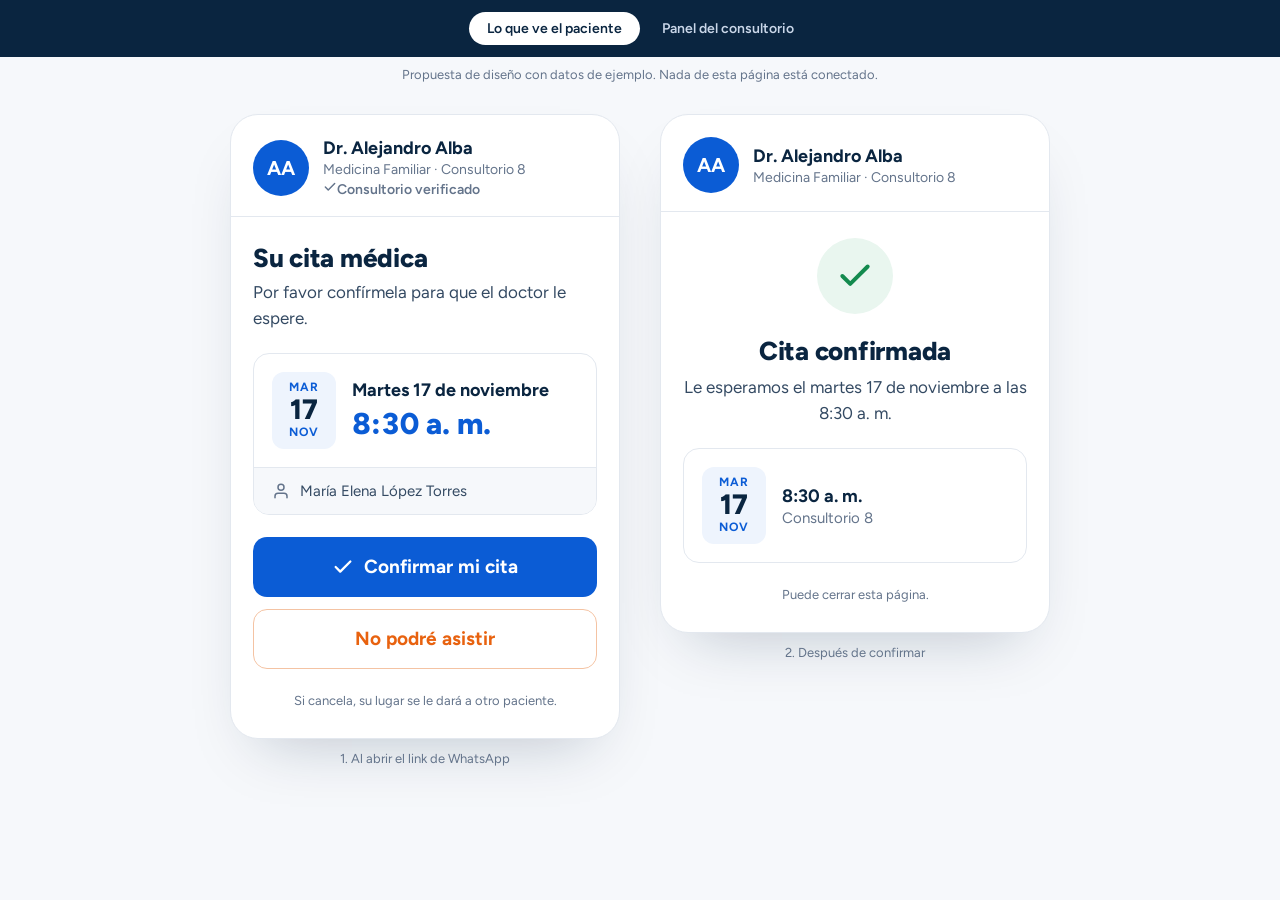
<file: propuesta/index.html>
<!doctype html>
<html lang="es">
<head>
<meta charset="utf-8">
<meta name="viewport" content="width=device-width, initial-scale=1">
<title>Propuesta de diseño · Consultorio Dr. Alba</title>
<link rel="preconnect" href="https://fonts.googleapis.com">
<link rel="stylesheet" href="https://fonts.googleapis.com/css2?family=Figtree:wght@400;500;600;700;800&display=swap">
<style>
:root {
  --blue-700: #0847A6;
  --blue-600: #0B5CD5;
  --blue-50: #EEF4FD;
  --blue-100: #DCE8FB;
  --orange-600: #E8620F;
  --orange-50: #FFF3EB;
  --green-600: #138A4E;
  --green-50: #E9F6EF;
  --red-600: #C2341F;
  --ink-900: #0A2540;
  --ink-700: #344A63;
  --ink-500: #64748B;
  --ink-300: #B6C2D1;
  --line: #E3E8EF;
  --bg-soft: #F6F8FB;
  --white: #FFFFFF;
  --radius: 12px;
  --font: "Figtree", "Segoe UI", system-ui, sans-serif;
}
* { box-sizing: border-box; }
html, body { margin: 0; background: var(--bg-soft); color: var(--ink-900); font-family: var(--font); -webkit-font-smoothing: antialiased; }
button { font: inherit; color: inherit; cursor: pointer; }
h1, h2, h3, p { margin: 0; }

.switcher { position: sticky; top: 0; z-index: 10; display: flex; justify-content: center; gap: 4px; padding: 12px; background: var(--ink-900); }
.switcher button { border: 0; background: transparent; color: #C9D6E8; padding: 8px 18px; border-radius: 999px; font-weight: 600; font-size: 14px; }
.switcher button.on { background: var(--white); color: var(--ink-900); }
.note { text-align: center; color: var(--ink-500); font-size: 13px; padding: 10px 16px 0; }

/* ---------- Paciente ---------- */
.patient { display: flex; justify-content: center; gap: 40px; flex-wrap: wrap; padding: 32px 16px 64px; }
.phone { width: 390px; max-width: 100%; background: var(--white); border-radius: 28px; border: 1px solid var(--line); overflow: hidden; box-shadow: 0 30px 60px -30px rgba(10, 37, 64, .25); }
.phone-cap { text-align: center; font-size: 13px; color: var(--ink-500); margin-top: 12px; }

.p-head { padding: 22px 22px 18px; border-bottom: 1px solid var(--line); display: flex; gap: 14px; align-items: center; }
.avatar { width: 56px; height: 56px; border-radius: 50%; background: var(--blue-600); color: var(--white); display: grid; place-items: center; font-weight: 700; font-size: 20px; flex: none; }
.p-head .who b { display: block; font-size: 18px; font-weight: 700; }
.p-head .who span { display: block; font-size: 14px; color: var(--ink-500); margin-top: 2px; }
.badge-ok { display: inline-flex; align-items: center; gap: 4px; font-size: 12px; font-weight: 600; color: var(--green-600); margin-top: 6px; }

.p-body { padding: 26px 22px 28px; display: flex; flex-direction: column; gap: 22px; }
.p-body h1 { font-size: 26px; line-height: 1.2; font-weight: 800; letter-spacing: -0.01em; }
.p-body .lead { font-size: 17px; color: var(--ink-700); line-height: 1.5; }

.appt { border: 1px solid var(--line); border-radius: 16px; overflow: hidden; }
.appt-top { display: flex; gap: 16px; padding: 18px; align-items: center; }
.datebox { width: 64px; flex: none; text-align: center; border-radius: 12px; background: var(--blue-50); padding: 8px 0 10px; }
.datebox small { display: block; font-size: 12px; font-weight: 700; color: var(--blue-600); text-transform: uppercase; letter-spacing: .06em; }
.datebox b { display: block; font-size: 28px; font-weight: 800; color: var(--ink-900); line-height: 1.1; }
.appt-top .when b { display: block; font-size: 18px; font-weight: 700; }
.appt-top .when span { display: block; font-size: 15px; color: var(--ink-500); margin-top: 2px; }
.appt-time { font-size: 30px !important; font-weight: 800 !important; color: var(--blue-600) !important; margin-top: 4px !important; font-variant-numeric: tabular-nums; }
.appt-meta { border-top: 1px solid var(--line); padding: 14px 18px; display: flex; gap: 10px; align-items: center; font-size: 15px; color: var(--ink-700); background: var(--bg-soft); }
.appt-meta svg { width: 18px; height: 18px; color: var(--ink-500); flex: none; }

.cta { display: flex; align-items: center; justify-content: center; gap: 10px; width: 100%; min-height: 60px; border-radius: 14px; border: 0; font-size: 19px; font-weight: 700; }
.cta svg { width: 22px; height: 22px; }
.cta.primary { background: var(--blue-600); color: var(--white); }
.cta.primary:hover { background: var(--blue-700); }
.cta.secondary { background: var(--white); color: var(--orange-600); border: 1.5px solid #F4C3A3; }
.cta.secondary:hover { background: var(--orange-50); }
.stack { display: flex; flex-direction: column; gap: 12px; }
.fine { font-size: 13px; color: var(--ink-500); text-align: center; line-height: 1.5; }

.done { align-items: center; text-align: center; }
.done .check { width: 76px; height: 76px; border-radius: 50%; background: var(--green-50); color: var(--green-600); display: grid; place-items: center; }
.done .check svg { width: 38px; height: 38px; }

/* ---------- Consultorio ---------- */
.app { display: none; min-height: calc(100vh - 56px); grid-template-columns: 248px minmax(0, 1fr); }
.side { background: var(--white); border-right: 1px solid var(--line); padding: 20px 14px; display: flex; flex-direction: column; gap: 4px; }
.brand { display: flex; gap: 10px; align-items: center; padding: 4px 8px 20px; }
.brand .avatar { width: 40px; height: 40px; font-size: 15px; }
.brand b { display: block; font-size: 15px; }
.brand span { display: block; font-size: 12px; color: var(--ink-500); }
.nav-i { display: flex; align-items: center; gap: 12px; padding: 10px 12px; border-radius: 10px; border: 0; background: none; font-size: 15px; font-weight: 600; color: var(--ink-700); text-align: left; }
.nav-i svg { width: 20px; height: 20px; color: var(--ink-500); }
.nav-i:hover { background: var(--bg-soft); }
.nav-i.on { background: var(--blue-50); color: var(--blue-700); }
.nav-i.on svg { color: var(--blue-600); }
.nav-i .count { margin-left: auto; font-size: 12px; background: var(--orange-600); color: var(--white); border-radius: 999px; padding: 1px 8px; }
.side .spacer { flex: 1; }

.main { padding: 28px 36px 48px; display: flex; flex-direction: column; gap: 22px; min-width: 0; }
.topbar { display: flex; flex-wrap: wrap; gap: 14px; align-items: center; justify-content: space-between; }
.topbar h1 { font-size: 26px; font-weight: 800; letter-spacing: -0.01em; }
.topbar .sub { color: var(--ink-500); font-size: 14px; margin-top: 2px; }
.daynav { display: flex; gap: 8px; align-items: center; }
.icon-btn { width: 40px; height: 40px; border-radius: 10px; border: 1px solid var(--line); background: var(--white); display: grid; place-items: center; color: var(--ink-700); }
.icon-btn svg { width: 18px; height: 18px; }
.date-btn { display: inline-flex; gap: 8px; align-items: center; height: 40px; padding: 0 14px; border-radius: 10px; border: 1px solid var(--line); background: var(--white); font-weight: 600; font-size: 14px; }
.date-btn svg { width: 16px; height: 16px; color: var(--blue-600); }
.btn { display: inline-flex; gap: 8px; align-items: center; height: 40px; padding: 0 16px; border-radius: 10px; border: 0; font-weight: 700; font-size: 14px; }
.btn svg { width: 18px; height: 18px; }
.btn.wa { background: var(--green-600); color: var(--white); }
.btn.ghost { background: var(--white); border: 1px solid var(--line); color: var(--ink-700); }

.kpis { display: grid; grid-template-columns: repeat(4, minmax(0, 1fr)); gap: 12px; }
.kpi { background: var(--white); border: 1px solid var(--line); border-radius: var(--radius); padding: 14px 16px; }
.kpi span { display: flex; align-items: center; gap: 8px; font-size: 13px; color: var(--ink-500); font-weight: 600; }
.kpi b { display: block; font-size: 26px; font-weight: 800; margin-top: 4px; font-variant-numeric: tabular-nums; }
.dot { width: 8px; height: 8px; border-radius: 50%; display: inline-block; }
.d-conf { background: var(--blue-600); } .d-pend { background: var(--ink-300); } .d-canc { background: var(--orange-600); } .d-att { background: var(--green-600); }

.sched { background: var(--white); border: 1px solid var(--line); border-radius: var(--radius); overflow: hidden; }
.sched-head { display: grid; grid-template-columns: 76px minmax(0, 1fr) 150px 170px; gap: 16px; padding: 10px 18px; background: var(--bg-soft); border-bottom: 1px solid var(--line); font-size: 12px; font-weight: 700; color: var(--ink-500); text-transform: uppercase; letter-spacing: .06em; }
.srow { display: grid; grid-template-columns: 76px minmax(0, 1fr) 150px 170px; gap: 16px; align-items: center; padding: 12px 18px; border-bottom: 1px solid var(--line); }
.srow:last-child { border-bottom: 0; }
.srow:hover { background: #FAFBFD; }
.srow.now { box-shadow: inset 3px 0 0 var(--blue-600); }
.t { font-weight: 700; font-variant-numeric: tabular-nums; color: var(--ink-900); }
.srow.now .t { color: var(--blue-600); }
.person { display: flex; gap: 12px; align-items: center; min-width: 0; }
.ini { width: 36px; height: 36px; border-radius: 50%; background: var(--blue-50); color: var(--blue-700); display: grid; place-items: center; font-weight: 700; font-size: 13px; flex: none; }
.person b { display: block; font-weight: 600; font-size: 15px; white-space: nowrap; overflow: hidden; text-overflow: ellipsis; }
.person div > span { display: block; font-size: 13px; color: var(--ink-500); font-variant-numeric: tabular-nums; }
.person .sent { color: var(--green-600); font-weight: 600; }
.pill { display: inline-flex; align-items: center; gap: 6px; font-size: 13px; font-weight: 600; padding: 4px 10px; border-radius: 999px; white-space: nowrap; }
.p-conf { background: var(--blue-50); color: var(--blue-700); }
.p-pend { background: var(--bg-soft); color: var(--ink-700); border: 1px solid var(--line); }
.p-canc { background: var(--orange-50); color: #B54708; }
.p-att { background: var(--green-50); color: var(--green-600); }
.acts { display: flex; gap: 6px; justify-content: flex-end; }
.a-btn { height: 34px; padding: 0 12px; border-radius: 8px; border: 1px solid var(--line); background: var(--white); font-size: 13px; font-weight: 600; color: var(--ink-700); display: inline-flex; align-items: center; gap: 6px; }
.a-btn svg { width: 16px; height: 16px; }
.a-btn.att { background: var(--green-600); border-color: var(--green-600); color: var(--white); }
.a-btn.only { width: 34px; padding: 0; justify-content: center; }
.free { color: var(--ink-300); font-size: 14px; font-style: italic; }
.add { height: 32px; padding: 0 12px; border-radius: 8px; border: 1px dashed var(--ink-300); background: none; color: var(--blue-600); font-weight: 600; font-size: 13px; }
.srow.cancel b { text-decoration: line-through; color: var(--ink-500); }

@media (max-width: 900px) {
  .app { grid-template-columns: 1fr; }
  .side { flex-direction: row; overflow-x: auto; padding: 10px; border-right: 0; border-bottom: 1px solid var(--line); }
  .brand, .side .spacer { display: none; }
  .main { padding: 20px 16px 40px; }
  .kpis { grid-template-columns: repeat(2, minmax(0, 1fr)); }
  .sched-head { display: none; }
  .srow { grid-template-columns: 56px minmax(0, 1fr); }
  .srow > .status, .srow > .acts { grid-column: 2; justify-content: flex-start; }
}
</style>
</head>
<body>

<div class="switcher" role="tablist">
  <button type="button" class="on" data-view="patient">Lo que ve el paciente</button>
  <button type="button" data-view="clinic">Panel del consultorio</button>
</div>
<p class="note">Propuesta de diseño con datos de ejemplo. Nada de esta página está conectado.</p>

<section class="patient" id="v-patient">
  <div>
    <div class="phone">
      <div class="p-head">
        <div class="avatar">AA</div>
        <div class="who">
          <b>Dr. Alejandro Alba</b>
          <span>Medicina Familiar · Consultorio 8</span>
          <span class="badge-ok"><svg width="14" height="14" viewBox="0 0 24 24" fill="none" stroke="currentColor" stroke-width="2.5" stroke-linecap="round" stroke-linejoin="round"><path d="M20 6 9 17l-5-5"/></svg>Consultorio verificado</span>
        </div>
      </div>
      <div class="p-body">
        <div>
          <h1>Su cita médica</h1>
          <p class="lead" style="margin-top:6px">Por favor confírmela para que el doctor le espere.</p>
        </div>
        <div class="appt">
          <div class="appt-top">
            <div class="datebox"><small>Mar</small><b>17</b><small>Nov</small></div>
            <div class="when">
              <b>Martes 17 de noviembre</b>
              <span class="appt-time">8:30 a. m.</span>
            </div>
          </div>
          <div class="appt-meta">
            <svg viewBox="0 0 24 24" fill="none" stroke="currentColor" stroke-width="2" stroke-linecap="round" stroke-linejoin="round"><path d="M20 21v-2a4 4 0 0 0-4-4H8a4 4 0 0 0-4 4v2"/><circle cx="12" cy="7" r="4"/></svg>
            María Elena López Torres
          </div>
        </div>
        <div class="stack">
          <button type="button" class="cta primary">
            <svg viewBox="0 0 24 24" fill="none" stroke="currentColor" stroke-width="2.5" stroke-linecap="round" stroke-linejoin="round"><path d="M20 6 9 17l-5-5"/></svg>
            Confirmar mi cita
          </button>
          <button type="button" class="cta secondary">No podré asistir</button>
        </div>
        <p class="fine">Si cancela, su lugar se le dará a otro paciente.</p>
      </div>
    </div>
    <p class="phone-cap">1. Al abrir el link de WhatsApp</p>
  </div>

  <div>
    <div class="phone">
      <div class="p-head">
        <div class="avatar">AA</div>
        <div class="who">
          <b>Dr. Alejandro Alba</b>
          <span>Medicina Familiar · Consultorio 8</span>
        </div>
      </div>
      <div class="p-body done">
        <div class="check"><svg viewBox="0 0 24 24" fill="none" stroke="currentColor" stroke-width="2.5" stroke-linecap="round" stroke-linejoin="round"><path d="M20 6 9 17l-5-5"/></svg></div>
        <div>
          <h1>Cita confirmada</h1>
          <p class="lead" style="margin-top:8px">Le esperamos el martes 17 de noviembre a las 8:30 a. m.</p>
        </div>
        <div class="appt" style="width:100%;text-align:left">
          <div class="appt-top">
            <div class="datebox"><small>Mar</small><b>17</b><small>Nov</small></div>
            <div class="when"><b>8:30 a. m.</b><span>Consultorio 8</span></div>
          </div>
        </div>
        <p class="fine">Puede cerrar esta página.</p>
      </div>
    </div>
    <p class="phone-cap">2. Después de confirmar</p>
  </div>
</section>

<section class="app" id="v-clinic">
  <aside class="side">
    <div class="brand"><div class="avatar">AA</div><div><b>Dr. Alejandro Alba</b><span>Consultorio 8</span></div></div>
    <button type="button" class="nav-i on"><svg viewBox="0 0 24 24" fill="none" stroke="currentColor" stroke-width="2" stroke-linecap="round" stroke-linejoin="round"><rect x="3" y="4" width="18" height="17" rx="2"/><path d="M16 2v4M8 2v4M3 10h18"/></svg>Agenda<span class="count">3</span></button>
    <button type="button" class="nav-i"><svg viewBox="0 0 24 24" fill="none" stroke="currentColor" stroke-width="2" stroke-linecap="round" stroke-linejoin="round"><path d="M23 19a2 2 0 0 1-2 2H3a2 2 0 0 1-2-2V8a2 2 0 0 1 2-2h4l2-3h6l2 3h4a2 2 0 0 1 2 2z"/><circle cx="12" cy="13" r="4"/></svg>Cargar citas</button>
    <button type="button" class="nav-i"><svg viewBox="0 0 24 24" fill="none" stroke="currentColor" stroke-width="2" stroke-linecap="round" stroke-linejoin="round"><path d="M17 21v-2a4 4 0 0 0-4-4H5a4 4 0 0 0-4 4v2"/><circle cx="9" cy="7" r="4"/><path d="M23 21v-2a4 4 0 0 0-3-3.87M16 3.13a4 4 0 0 1 0 7.75"/></svg>Pacientes</button>
    <button type="button" class="nav-i"><svg viewBox="0 0 24 24" fill="none" stroke="currentColor" stroke-width="2" stroke-linecap="round" stroke-linejoin="round"><rect x="3" y="3" width="7" height="7"/><rect x="14" y="3" width="7" height="7"/><rect x="3" y="14" width="7" height="7"/><path d="M14 14h3v3h-3zM20 14v.01M14 20v.01M20 20h.01M17 17h3v3"/></svg>Cartel con QR</button>
    <div class="spacer"></div>
    <button type="button" class="nav-i"><svg viewBox="0 0 24 24" fill="none" stroke="currentColor" stroke-width="2" stroke-linecap="round" stroke-linejoin="round"><path d="M9 21H5a2 2 0 0 1-2-2V5a2 2 0 0 1 2-2h4M16 17l5-5-5-5M21 12H9"/></svg>Salir</button>
  </aside>

  <main class="main">
    <div class="topbar">
      <div>
        <h1>Martes 17 de noviembre</h1>
        <p class="sub">24 lugares · 8 citas · de 8:00 a 14:00</p>
      </div>
      <div class="daynav">
        <button type="button" class="icon-btn" aria-label="Día anterior"><svg viewBox="0 0 24 24" fill="none" stroke="currentColor" stroke-width="2.5" stroke-linecap="round" stroke-linejoin="round"><path d="m15 18-6-6 6-6"/></svg></button>
        <button type="button" class="date-btn"><svg viewBox="0 0 24 24" fill="none" stroke="currentColor" stroke-width="2" stroke-linecap="round" stroke-linejoin="round"><rect x="3" y="4" width="18" height="17" rx="2"/><path d="M16 2v4M8 2v4M3 10h18"/></svg>Hoy, 17 nov</button>
        <button type="button" class="icon-btn" aria-label="Día siguiente"><svg viewBox="0 0 24 24" fill="none" stroke="currentColor" stroke-width="2.5" stroke-linecap="round" stroke-linejoin="round"><path d="m9 18 6-6-6-6"/></svg></button>
        <button type="button" class="btn wa"><svg viewBox="0 0 24 24" fill="none" stroke="currentColor" stroke-width="2" stroke-linecap="round" stroke-linejoin="round"><path d="M21 11.5a8.4 8.4 0 0 1-12.4 7.4L3 20.5l1.6-5.4A8.4 8.4 0 1 1 21 11.5z"/></svg>Enviar WhatsApp (3)</button>
      </div>
    </div>

    <div class="kpis">
      <div class="kpi"><span><i class="dot d-conf"></i>Confirmados</span><b>3</b></div>
      <div class="kpi"><span><i class="dot d-pend"></i>Sin confirmar</span><b>3</b></div>
      <div class="kpi"><span><i class="dot d-canc"></i>Cancelados</span><b>1</b></div>
      <div class="kpi"><span><i class="dot d-att"></i>Atendidos</span><b>1</b></div>
    </div>

    <div class="sched">
      <div class="sched-head"><span>Hora</span><span>Paciente</span><span>Estado</span><span style="text-align:right">Acciones</span></div>
      <div class="srow"><span class="t">8:00</span><div class="person"><span class="ini">RH</span><div><b>Rosa María Hernández Cruz</b><span>81 1510 9653 · <span class="sent">enviado</span></span></div></div><div class="status"><span class="pill p-att"><i class="dot d-att"></i>Atendido</span></div><div class="acts"><button type="button" class="a-btn">Deshacer</button><button type="button" class="a-btn only" aria-label="Más">⋮</button></div></div>
      <div class="srow now"><span class="t">8:15</span><div class="person"><span class="ini">JM</span><div><b>José Luis Martínez Pérez</b><span>81 1290 1546 · <span class="sent">enviado</span></span></div></div><div class="status"><span class="pill p-conf"><i class="dot d-conf"></i>Confirmado</span></div><div class="acts"><button type="button" class="a-btn att">Atendido</button><button type="button" class="a-btn only" aria-label="Más">⋮</button></div></div>
      <div class="srow"><span class="t">8:30</span><div class="person"><span class="ini">ML</span><div><b>María Elena López Torres</b><span>81 2233 4455</span></div></div><div class="status"><span class="pill p-pend"><i class="dot d-pend"></i>Sin confirmar</span></div><div class="acts"><button type="button" class="a-btn only" aria-label="WhatsApp" style="color:var(--green-600)"><svg viewBox="0 0 24 24" fill="none" stroke="currentColor" stroke-width="2" stroke-linecap="round" stroke-linejoin="round"><path d="M21 11.5a8.4 8.4 0 0 1-12.4 7.4L3 20.5l1.6-5.4A8.4 8.4 0 1 1 21 11.5z"/></svg></button><button type="button" class="a-btn att">Atendido</button><button type="button" class="a-btn only" aria-label="Más">⋮</button></div></div>
      <div class="srow cancel"><span class="t">8:45</span><div class="person"><span class="ini" style="background:var(--orange-50);color:#B54708">FG</span><div><b>Francisco Javier Gómez Ruiz</b><span>81 9988 7766</span></div></div><div class="status"><span class="pill p-canc"><i class="dot d-canc"></i>Cancelado</span></div><div class="acts"><button type="button" class="a-btn only" aria-label="Más">⋮</button></div></div>
      <div class="srow"><span class="t">9:00</span><div class="person"><span class="free">Libre</span></div><div class="status"></div><div class="acts"><button type="button" class="add">+ Agregar paciente</button></div></div>
      <div class="srow"><span class="t">9:15</span><div class="person"><span class="ini">GS</span><div><b>Guadalupe Sánchez Rivera</b><span style="color:var(--orange-600)">Sin teléfono</span></div></div><div class="status"><span class="pill p-conf"><i class="dot d-conf"></i>Confirmado</span></div><div class="acts"><button type="button" class="a-btn att">Atendido</button><button type="button" class="a-btn only" aria-label="Más">⋮</button></div></div>
      <div class="srow"><span class="t">9:30</span><div class="person"><span class="ini">AF</span><div><b>Antonio Flores Mendoza</b><span>81 5544 3322</span></div></div><div class="status"><span class="pill p-pend"><i class="dot d-pend"></i>Sin confirmar</span></div><div class="acts"><button type="button" class="a-btn only" aria-label="WhatsApp" style="color:var(--green-600)"><svg viewBox="0 0 24 24" fill="none" stroke="currentColor" stroke-width="2" stroke-linecap="round" stroke-linejoin="round"><path d="M21 11.5a8.4 8.4 0 0 1-12.4 7.4L3 20.5l1.6-5.4A8.4 8.4 0 1 1 21 11.5z"/></svg></button><button type="button" class="a-btn att">Atendido</button><button type="button" class="a-btn only" aria-label="Más">⋮</button></div></div>
      <div class="srow"><span class="t">9:45</span><div class="person"><span class="free">Libre</span></div><div class="status"></div><div class="acts"><button type="button" class="add">+ Agregar paciente</button></div></div>
    </div>
  </main>
</section>

<script>
document.querySelectorAll("[data-view]").forEach(function (button) {
  button.addEventListener("click", function () {
    document.querySelectorAll("[data-view]").forEach(function (b) { b.classList.toggle("on", b === button); });
    document.getElementById("v-patient").style.display = button.dataset.view === "patient" ? "flex" : "none";
    document.getElementById("v-clinic").style.display = button.dataset.view === "clinic" ? "grid" : "none";
  });
});
</script>
</body>
</html>
</file>
